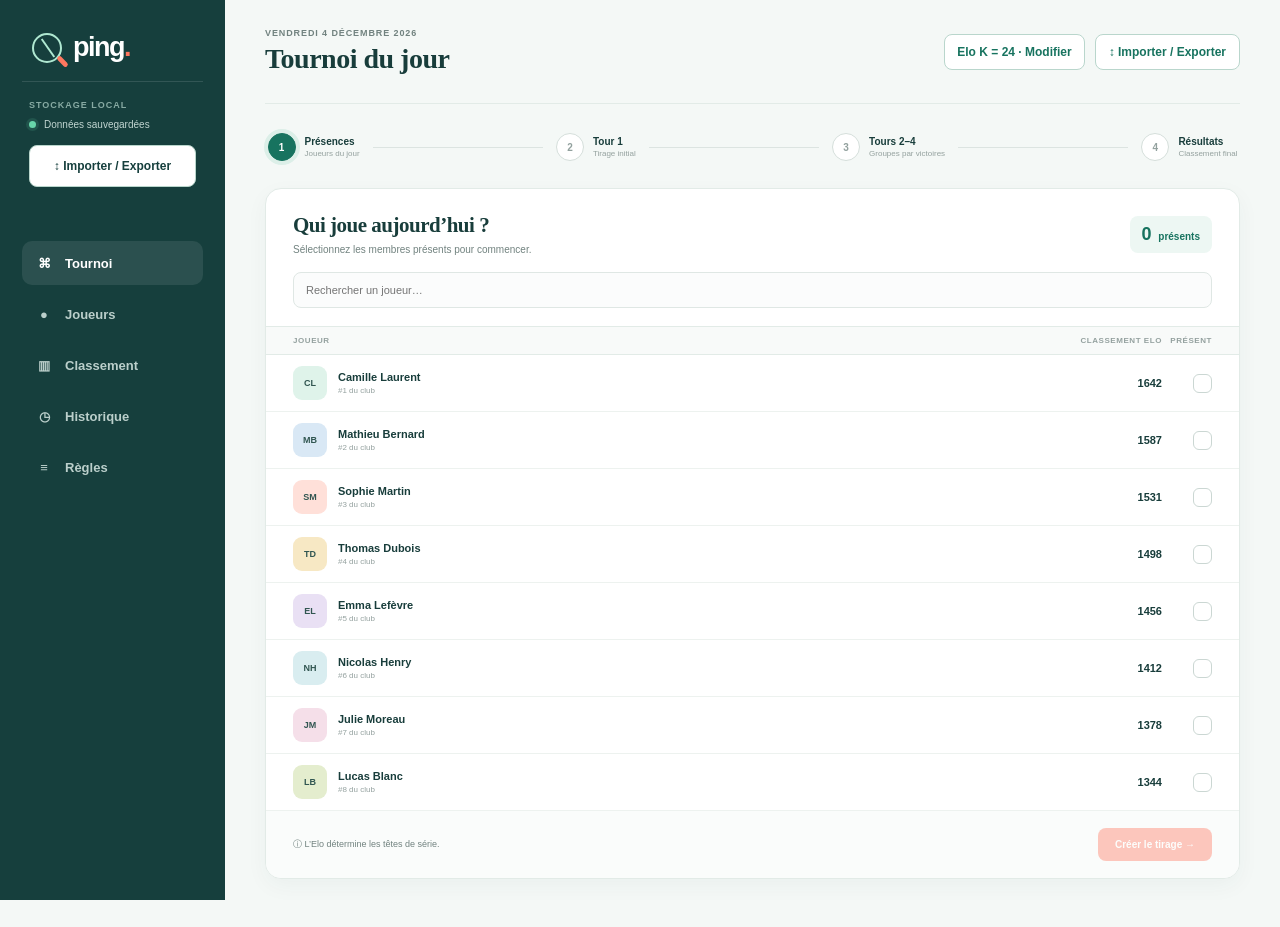
<file: index.html>
<!doctype html>
<html lang="fr">
<head>
  <meta charset="utf-8">
  <meta name="viewport" content="width=device-width, initial-scale=1">
  <meta http-equiv="refresh" content="0; url=ping.html">
  <title>Ping — Tournois du club</title>
  <script>location.replace('ping.html')</script>
</head>
<body>
  <p><a href="ping.html">Ouvrir Ping</a></p>
</body>
</html>
</file>
